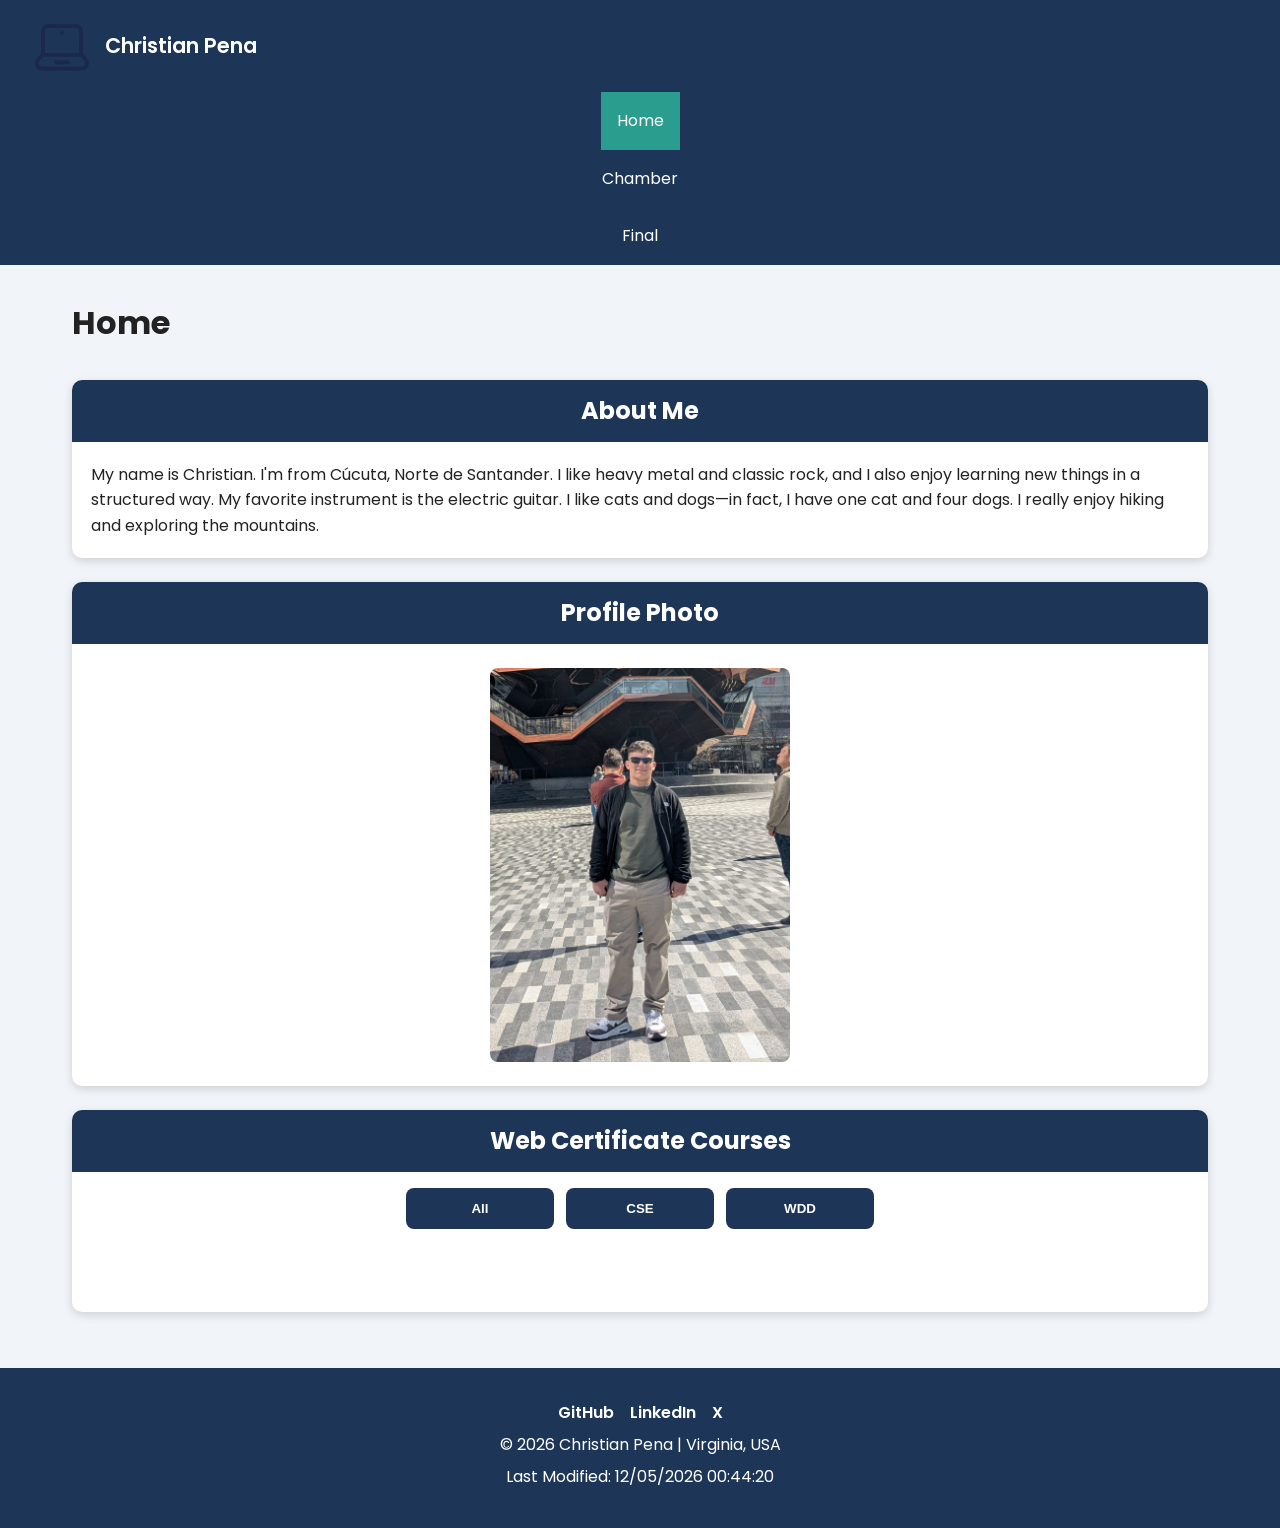
<file: index.html>
<!DOCTYPE html>
<html lang="en">

<head>
    <meta charset="UTF-8">
    <meta name="viewport" content="width=device-width, initial-scale=1.0">
    <meta name="description" content="Course Home Page Personal homepage for Christian Pena in WDD 231. Learn about my background, web development coursework, programming skills">
    <meta name="author" content="Christian Pena">
    <link rel="preconnect" href="https://fonts.googleapis.com">
    <link rel="preconnect" href="https://fonts.gstatic.com" crossorigin>

    <link href="https://fonts.googleapis.com/css2?family=Poppins:wght@300;400;500;600;700&display=swap"
        rel="stylesheet">
    <script src="scripts/navigation.js" defer></script>
    <script src="scripts/date.js" defer></script>
    <script src="scripts/course.js" defer></script>


   
    <link rel="stylesheet" href="Styles/small.css">
     <link rel="stylesheet" href="Styles/larger.css">
    <title>WDD 231 - Home</title>
</head>

<body>
    <header>
        <div class="logo-container">
            <img src="images/laptop-.svg" alt="Site Logo">
            <span>Christian Pena</span>
        </div>
        <button id="menu" aria-label="Toggle Navigation">
            ☰
        </button>



    </header>
    <nav id="navigation">
        <ul>
            <li> <a href="index.html" class="active">Home</a></li>
            <li><a href="chamber.html">Chamber</a></li>
            <li><a href="final/index.html">Final</a></li>
        </ul>

    </nav>

    <main>
        <h1>Home</h1>
        <section class="card">
            <h2>About Me</h2>

            <p>My name is Christian. I'm from Cúcuta, Norte de Santander. I like heavy metal and classic rock, and I
                also enjoy learning new things in a structured way. My favorite instrument is the electric guitar. I
                like cats and dogs—in fact,
                I have one cat and four dogs. I really enjoy hiking and exploring the mountains.</p>
        </section>

        <section class="card">
            <h2>Profile Photo</h2>

            <img src="images/profile.jpeg" alt="Photo Profile">

        </section>

        <section class="card courses">
            <h2>Web Certificate Courses</h2>

            <div class="filter-buttons">
                <button id="allbtn">All</button>
                <button id="csebtn">CSE</button>
                <button id="wddbtn">WDD</button>
            </div>

            <div class="course-container"></div>
            <p id="credits"></p>

        </section>


    </main>
    <footer>
        <div class="socials">
            <a href="https://github.com/" target="_blank">GitHub</a>

            <a href="https://linkedin.com/in" target="_blank">LinkedIn</a>

            <a href="https://x.com/" target="_blank">X</a>
        </div>

        <p>
            &copy;
            <span id="currentyear"></span>
            Christian Pena | Virginia, USA
        </p>

        <p id="lastModified"></p>


    </footer>
</body
>

</html>
</file>
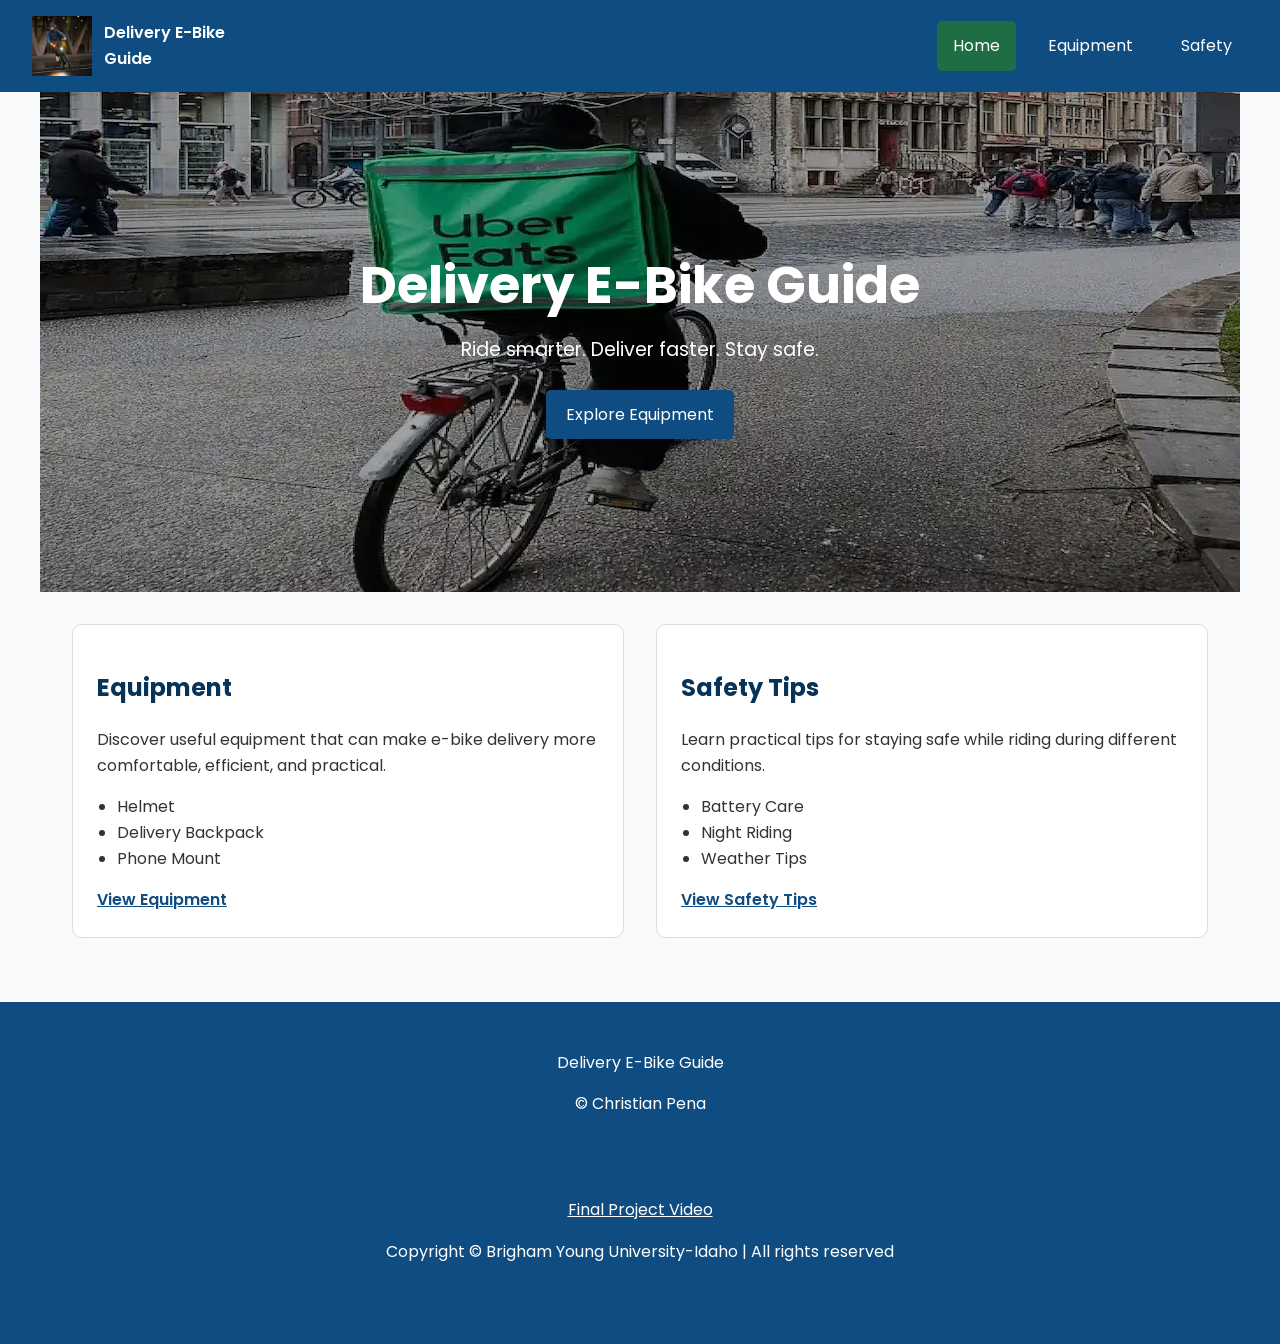
<file: final/index.html>
<!DOCTYPE html>
<html lang="en">

<head>
    <meta charset="UTF-8">

    <meta name="viewport" content="width=device-width, initial-scale=1.0">

    <title>Delivery E-Bike Guide | Ride Smarter</title>

    <meta name="description"
        content="A practical guide for e-bike delivery riders featuring equipment, safety tips, and useful recommendations.">

    <meta name="author" content="Christian Pena">
    <meta property="og:title" content="Delivery E-Bike Guide, A practical guide for e-bike delivery riders featuring equipment, safety tips, and useful recommendations.">
    <link rel="icon" href="images/favicon.png">

    <!-- Open Graph -->
    <meta property="og:title" content="Delivery E-Bike Guide">
    <meta property="og:description" content="Practical equipment and safety information for e-bike delivery riders.">
    <meta property="og:type" content="website">
    <meta property="og:image"
    content="https://christianpslayer.github.io/wdd231/final/images/uber-eats.webp">
    <meta property="og:url" content="https://christianpslayer.github.io/wdd231/final/">

    <!-- Google Font -->
    <link rel="preconnect" href="https://fonts.googleapis.com">
    <link rel="preconnect" href="https://fonts.gstatic.com" crossorigin>
    <link href="https://fonts.googleapis.com/css2?family=Poppins:wght@300;400;600;700&display=swap" rel="stylesheet">

    <!-- CSS -->
    <link rel="stylesheet" href="styles/small.css">
    <link rel="stylesheet" href="styles/larger.css">

    <!-- JavaScript -->
    <script src="scripts/navigation.js" defer></script>
</head>

<body>

    <header>

        <div class="logo">
            <img src="images/logo.webp" alt="Delivery E-Bike Guide logo" width="60" height="60">

            <div>
                <p>Delivery E-Bike</p>
                <p>Guide</p>
            </div>
        </div>

        <button id="menu" aria-label="Open navigation menu">
            ☰
        </button>

        <nav id="navigation">
            <ul>
                <li>
                    <a href="index.html" class="active">Home</a>
                </li>

                <li>
                    <a href="equipment.html">Equipment</a>
                </li>

                <li>
                    <a href="safety.html">Safety</a>
                </li>
            </ul>
        </nav>

    </header>


    <main>

        <!-- Hero -->
        <section class="hero">

            <img src="images/uber-eats.webp" alt="Electric bicycle used for delivery" width="1200" height="600">

            <div class="hero-content">

                <h1>Delivery E-Bike Guide</h1>

                <p>
                    Ride smarter. Deliver faster. Stay safe.
                </p>

                <a href="equipment.html" class="cta-button">
                    Explore Equipment
                </a>

            </div>

        </section>


        <!-- Main Information -->
        <section class="home-sections">

            <article>

                <h2>Equipment</h2>

                <p>
                    Discover useful equipment that can make
                    e-bike delivery more comfortable, efficient,
                    and practical.
                </p>

                <ul>
                    <li>Helmet</li>
                    <li>Delivery Backpack</li>
                    <li>Phone Mount</li>
                </ul>

                <a href="equipment.html">
                    View Equipment
                </a>

            </article>


            <article>

                <h2>Safety Tips</h2>

                <p>
                    Learn practical tips for staying safe while
                    riding during different conditions.
                </p>

                <ul>
                    <li>Battery Care</li>
                    <li>Night Riding</li>
                    <li>Weather Tips</li>
                </ul>

                <a href="safety.html">
                    View Safety Tips
                </a>

            </article>

        </section>

    </main>


    <footer>

        <p>
            Delivery E-Bike Guide
        </p>

        <p>
            &copy; <span id="currentyear"></span>
            Christian Pena
        </p>

        <footer>
    <p>
        <a href="https://youtu.be/l6uJMG1_z94" target="_blank" rel="noopener">
            Final Project Video
        </a>
    </p>

    <p>
        Copyright © Brigham Young University-Idaho | All rights reserved
    </p>
</footer>
    </footer>

</body>

</html>
</file>
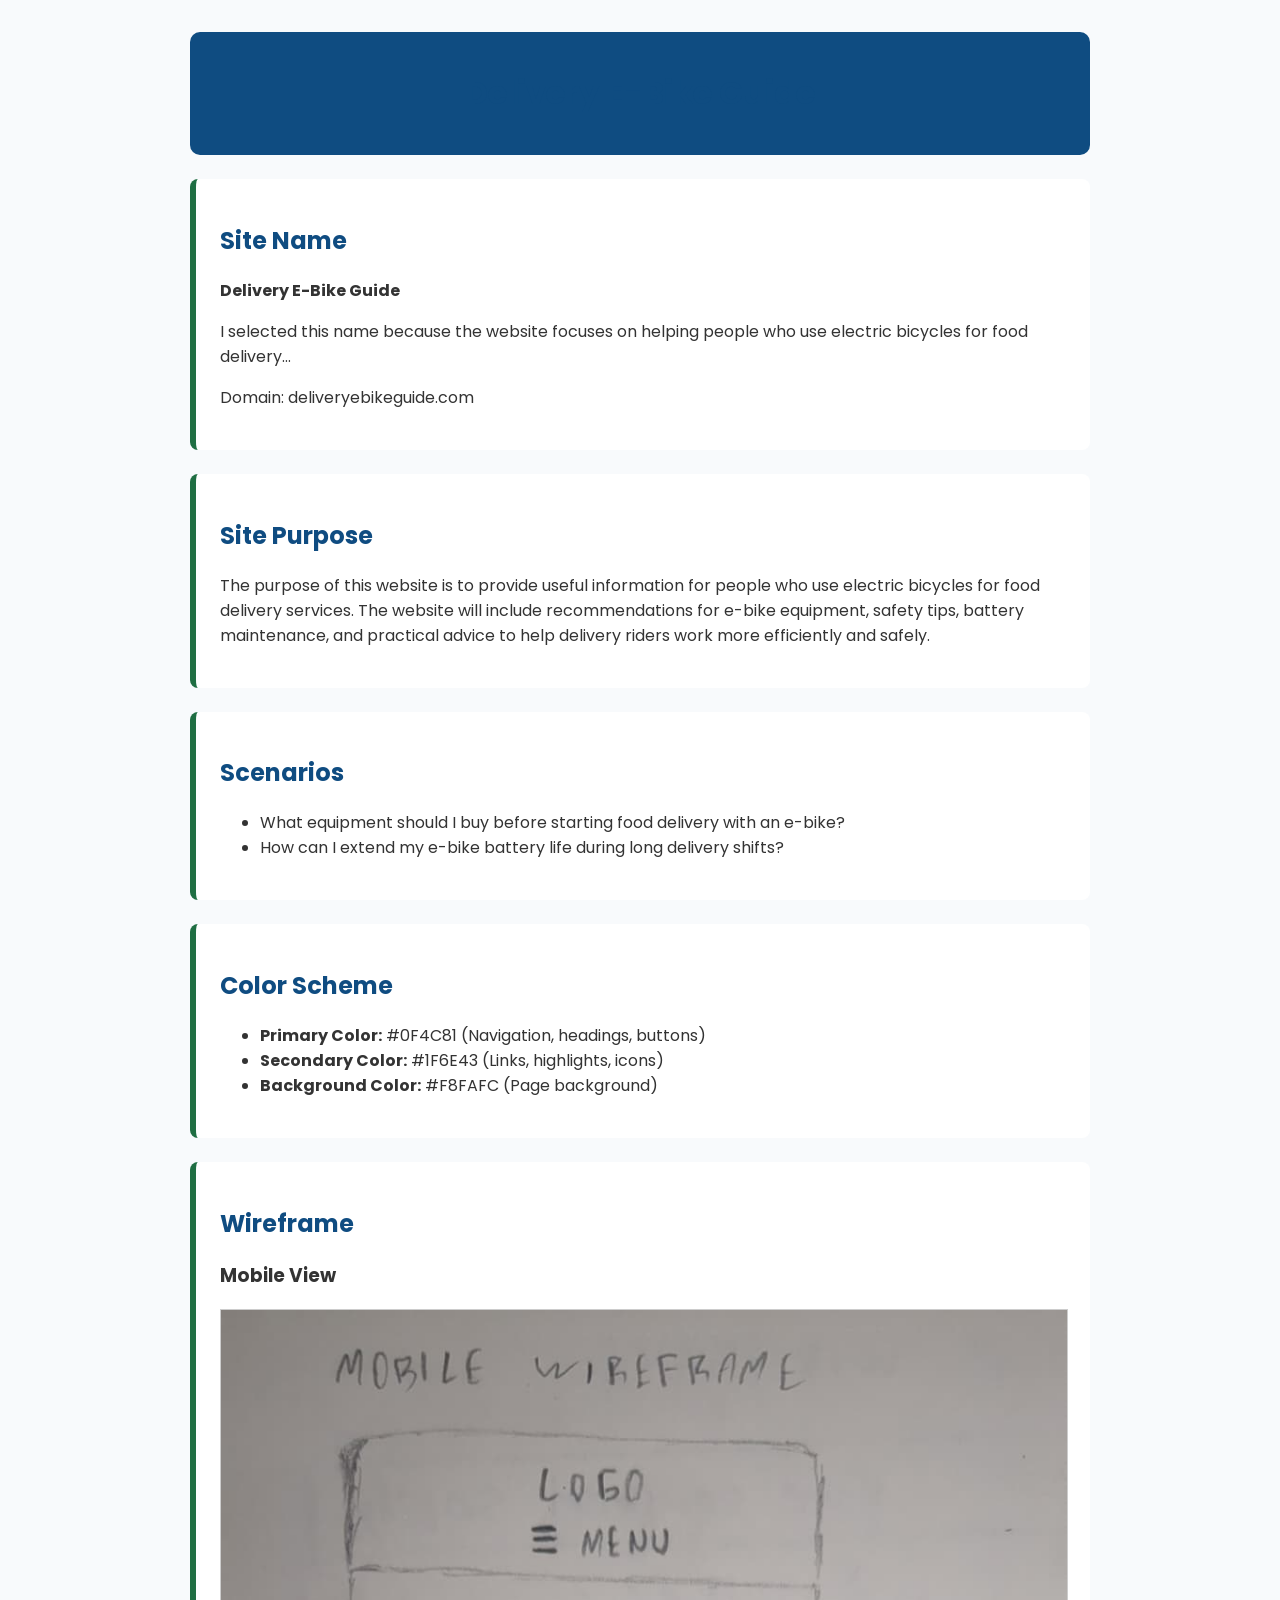
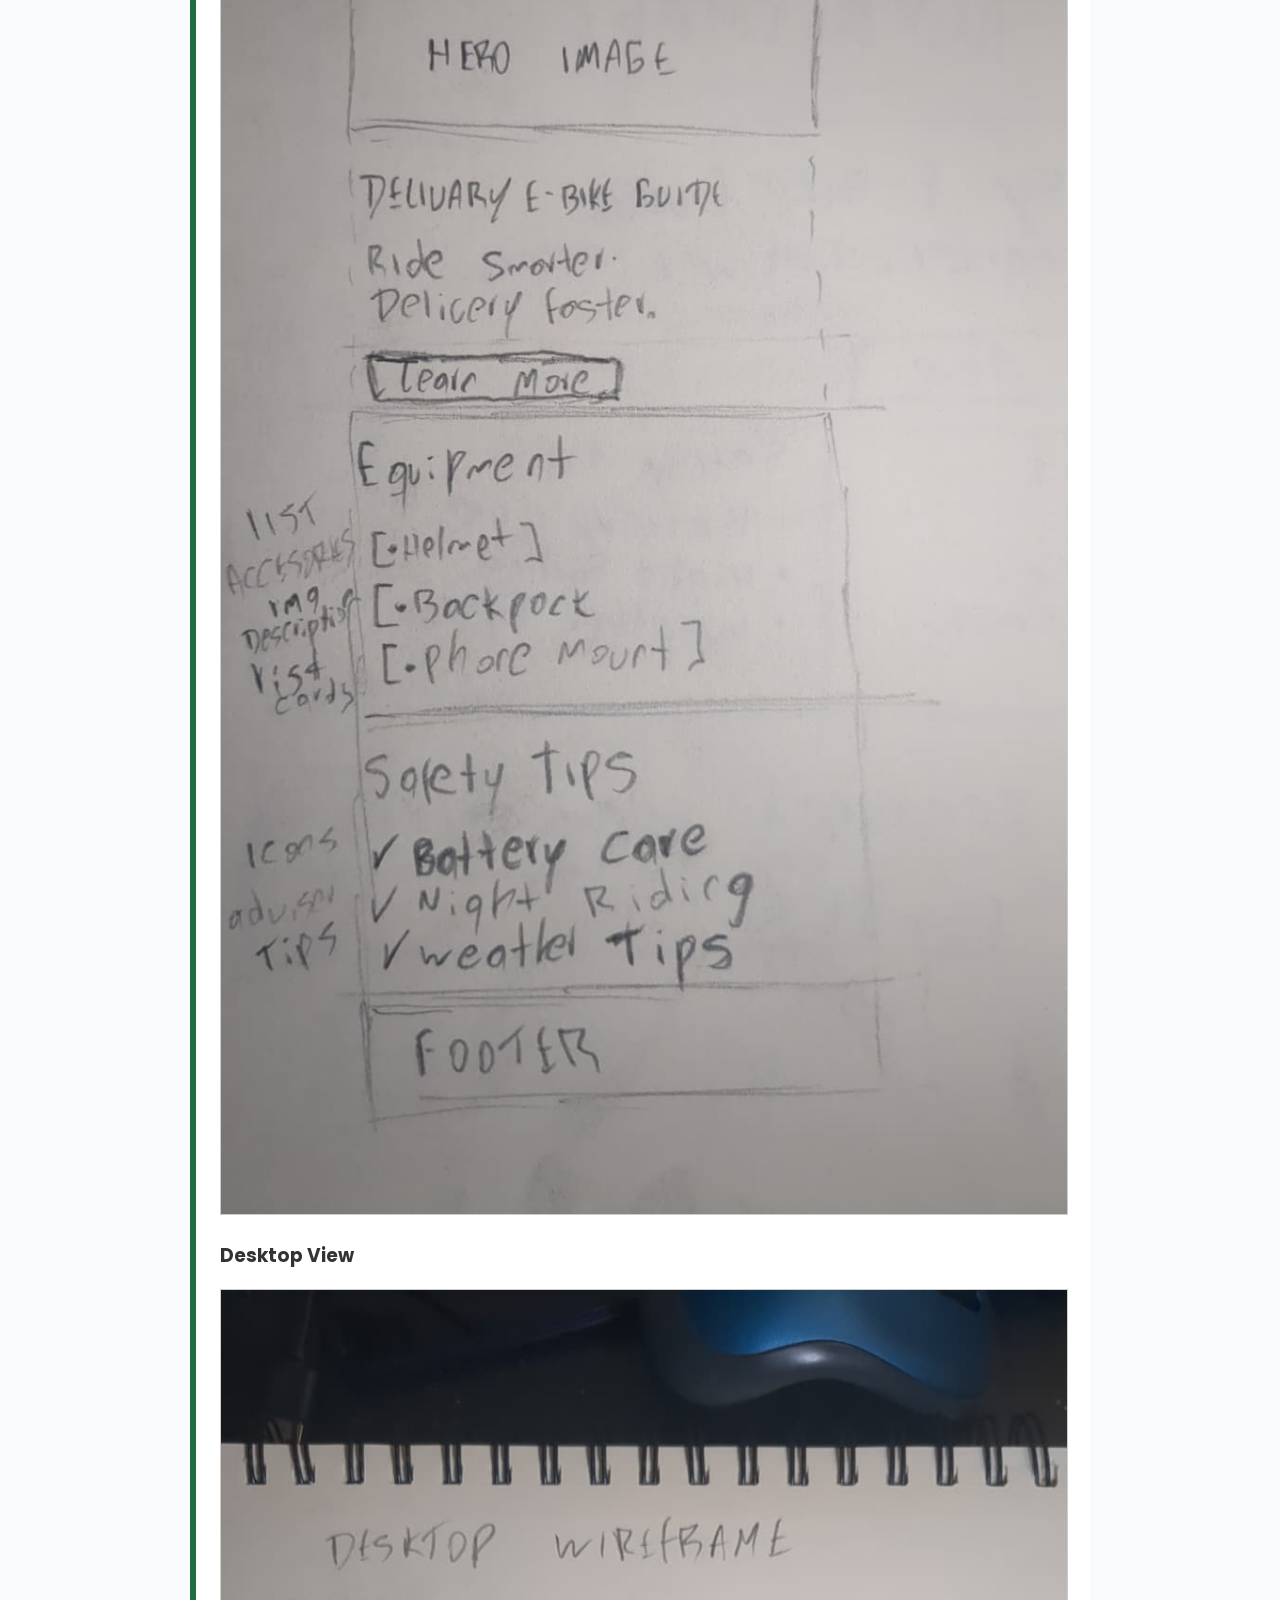
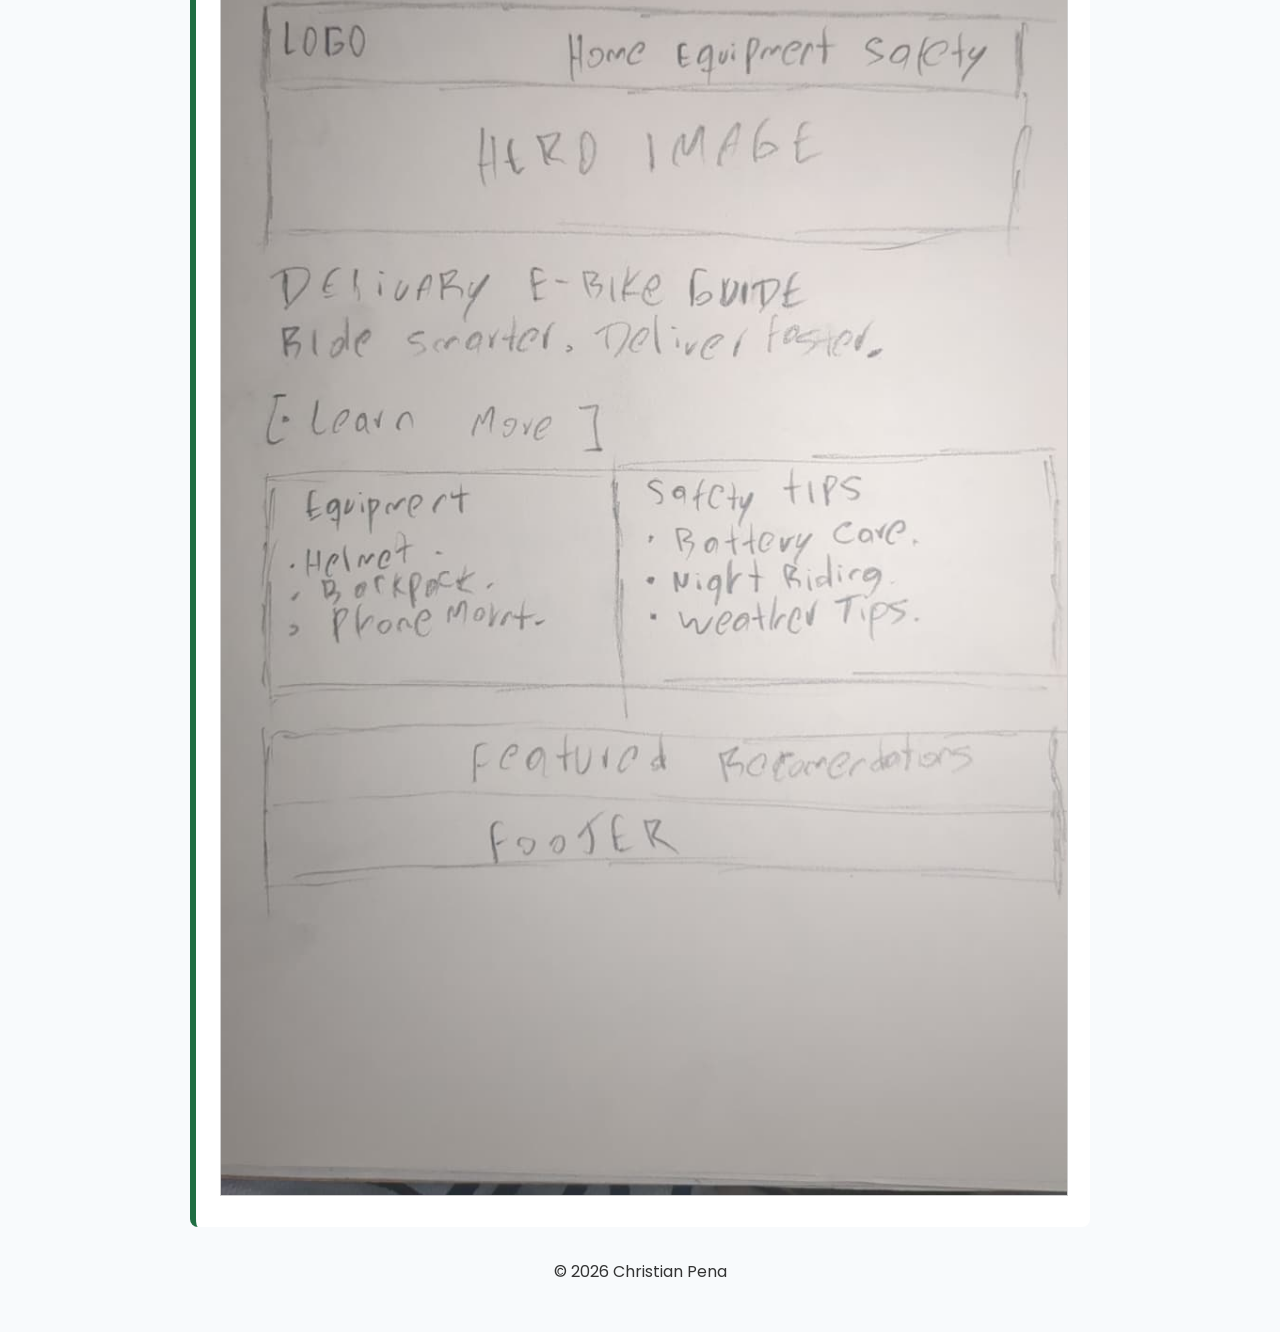
<file: chamber/siteplan.html>
<!DOCTYPE html>
<html lang="en">
<head>
    <meta charset="UTF-8">
    <meta name="viewport" content="width=device-width, initial-scale=1.0">

    <title>Delivery E-Bike Guide Site Plan</title>

    <meta name="description" content="Site plan for the Delivery E-Bike Guide website project.">

    <meta name="author" content="Christian Pena">

    <link rel="stylesheet" href="styles/siteplan.css">

    <link rel="preconnect" href="https://fonts.googleapis.com">
    <link rel="preconnect" href="https://fonts.gstatic.com" crossorigin>

    <link href="https://fonts.googleapis.com/css2?family=Poppins:wght@300;400;600;700&display=swap" rel="stylesheet">

</head>

<body>

<header>

    <h1>Delivery E-Bike Guide</h1>

</header>

<main>
    <section>

    <h2>Site Name</h2>

    <p><strong>Delivery E-Bike Guide</strong></p>

    <p>
        I selected this name because the website focuses on helping people who use electric bicycles for food delivery...
    </p>

    <p>
         Domain: deliveryebikeguide.com
    </p>

</section>

<section>

    <h2>Site Purpose</h2>

    <p>
        The purpose of this website is to provide useful information for people who use electric bicycles for food delivery services. The website will include recommendations for e-bike equipment, safety tips, battery maintenance, and practical advice to help delivery riders work more efficiently and safely.
    </p>

</section>

<section>

    <h2>Scenarios</h2>

    <ul>
        <li>What equipment should I buy before starting food delivery with an e-bike?</li>

        <li>How can I extend my e-bike battery life during long delivery shifts?</li>

    </ul>

</section>

<section>

    <h2>Color Scheme</h2>

    <ul>
        <li><strong>Primary Color:</strong> #0F4C81 (Navigation, headings, buttons)</li>

        <li><strong>Secondary Color:</strong> #1F6E43 (Links, highlights, icons)</li>

        <li><strong>Background Color:</strong> #F8FAFC (Page background)</li>

    </ul>

</section>

<section>

    <h2>Wireframe</h2>

    <h3>Mobile View</h3>

    <img src="../images/mobile.jpeg"
        alt="Mobile wireframe sketch">

    <h3>Desktop View</h3>

    <img src="../images/Desktop.jpeg"
        alt="Desktop wireframe sketch">

</section>





</main>

<footer>

    <p>&copy; 2026 Christian Pena</p>

</footer>

</body>
</html>
</file>
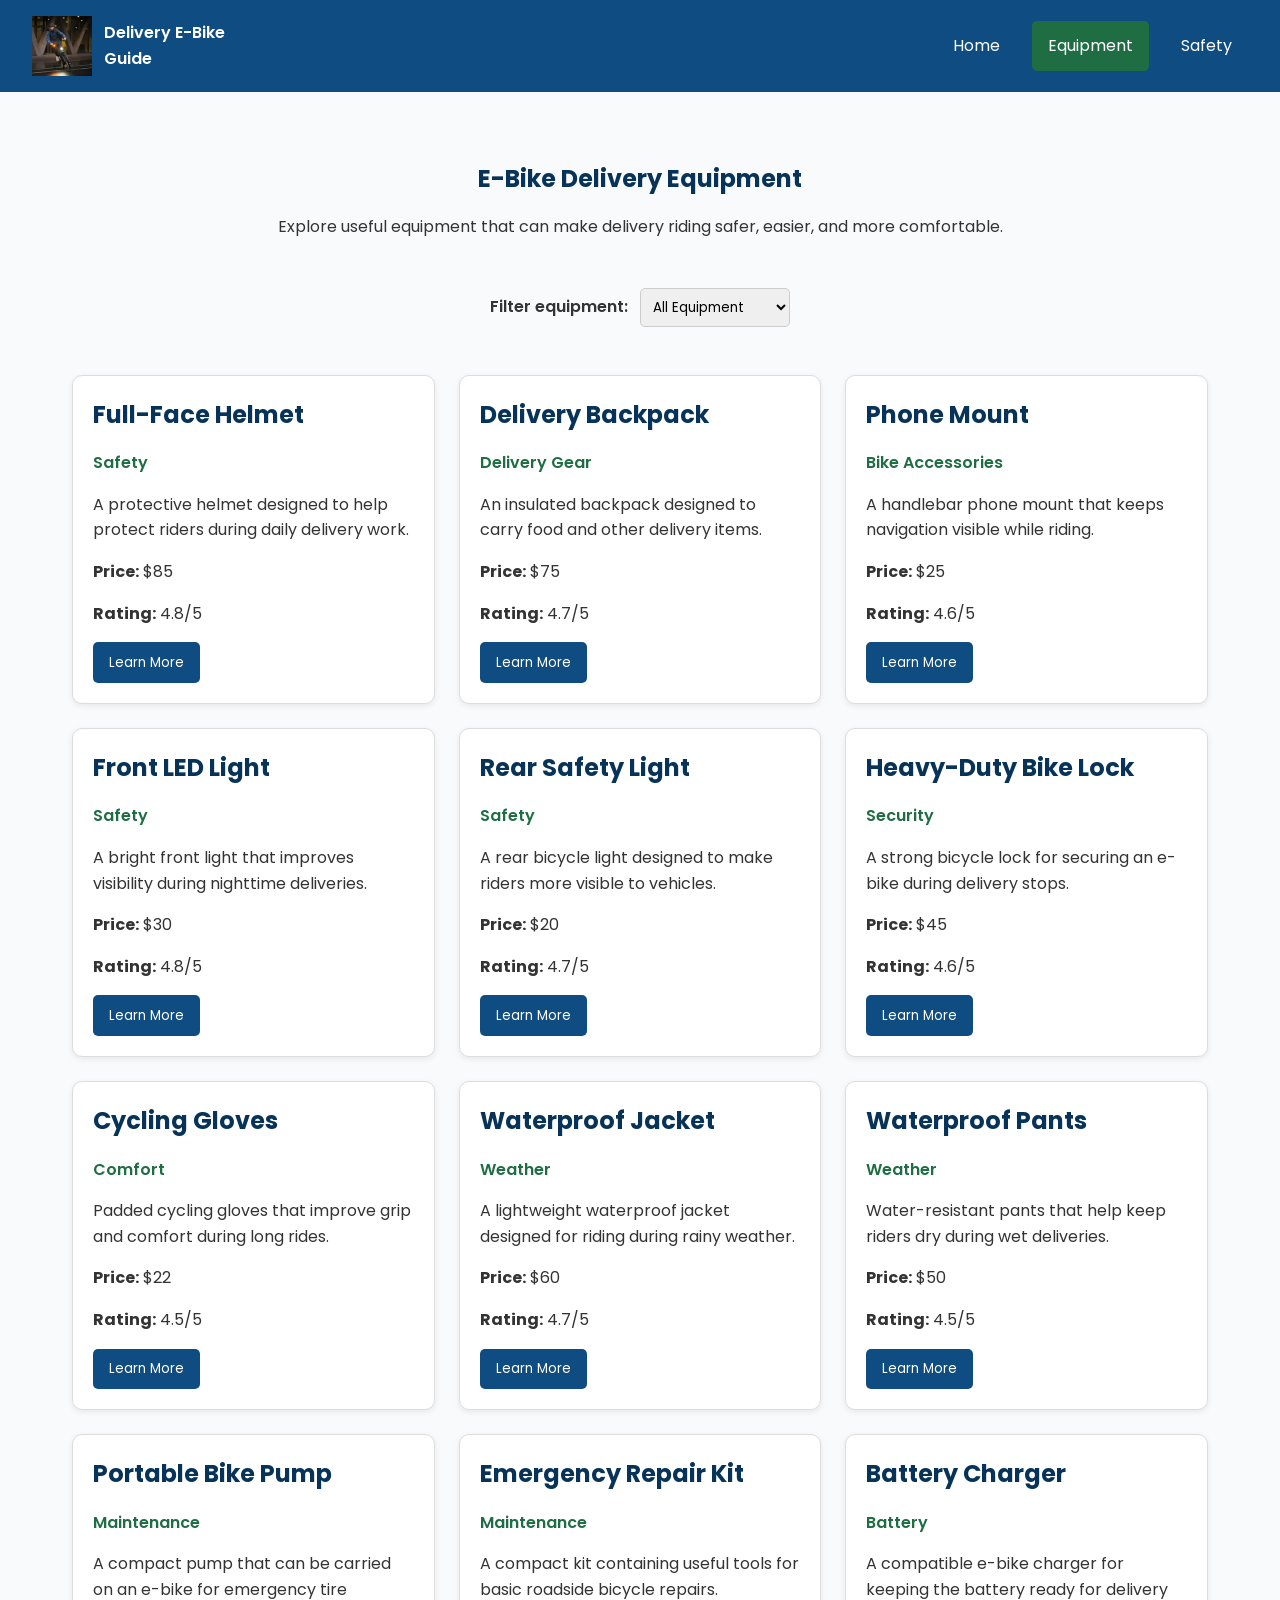
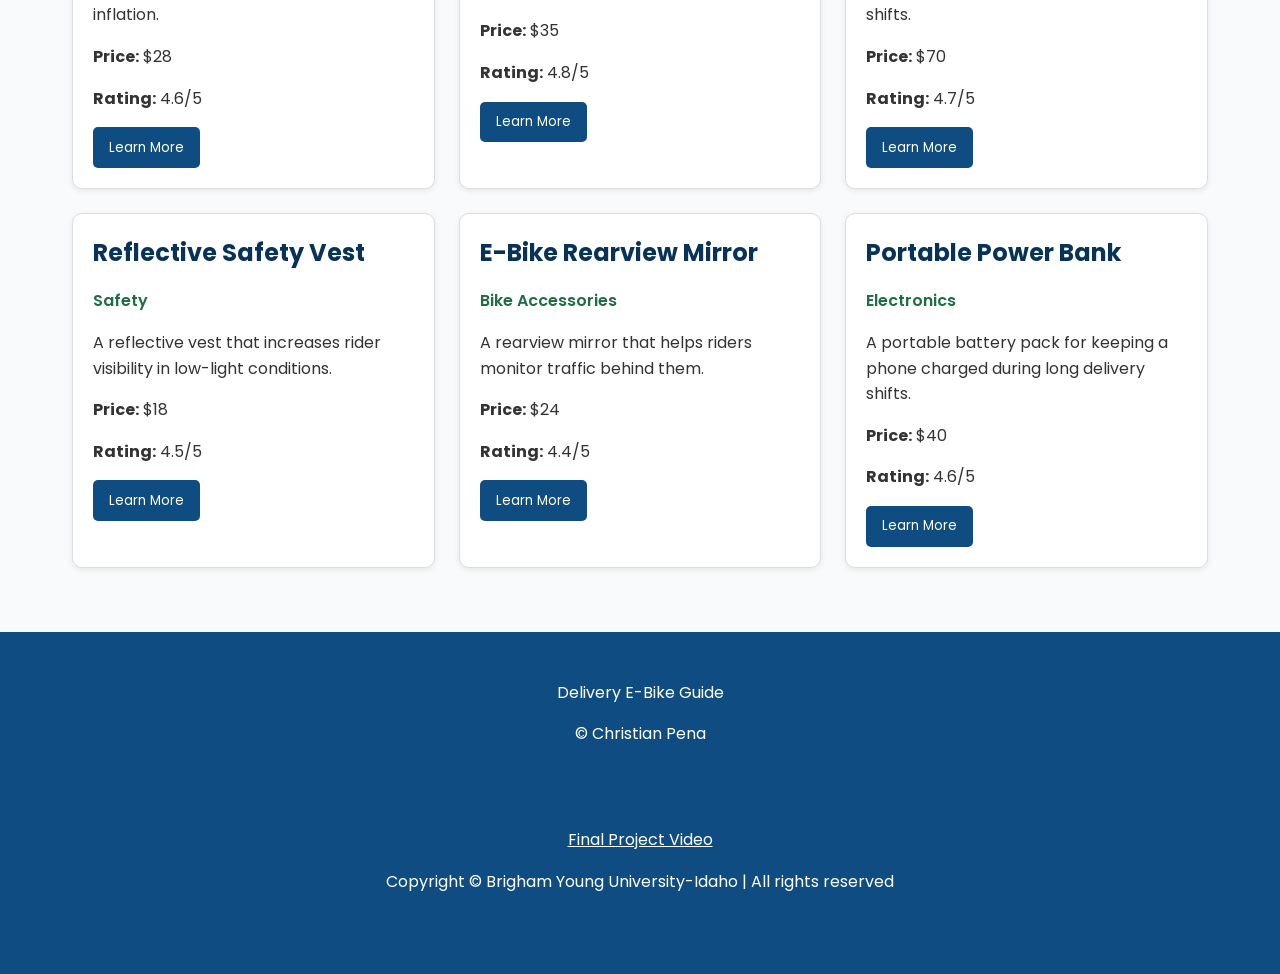
<file: final/equipment.html>
<!DOCTYPE html>
<html lang="en">

<head>
    <meta charset="UTF-8">

    <meta name="viewport" content="width=device-width, initial-scale=1.0">

    <title>Equipment | Delivery E-Bike Guide</title>

    <meta name="description"
        content="Explore useful equipment and accessories for e-bike delivery riders.">

    <meta name="author" content="Christian Pena">

    <link rel="icon" href="images/favicon.png">

    <!-- Open Graph -->
    <meta property="og:title" content="E-Bike Delivery Equipment">
    <meta property="og:description"
        content="Explore useful equipment for e-bike delivery riders, gear to make delivery riding safer, more comfortable, and efficient.">
    <meta property="og:type" content="website">
    <meta property="og:image"
    content="https://christianpslayer.github.io/wdd231/final/images/uber-eats.webp">
    <meta property="og:url"
        content="https://christianpslayer.github.io/wdd231/final/equipment.html">

    <!-- Google Fonts -->
    <link rel="preconnect" href="https://fonts.googleapis.com">
    <link rel="preconnect" href="https://fonts.gstatic.com" crossorigin>

    <link href="https://fonts.googleapis.com/css2?family=Poppins:wght@300;400;600;700&display=swap"
        rel="stylesheet">

    <!-- CSS -->
    <link rel="stylesheet" href="styles/small.css">
    <link rel="stylesheet" href="styles/larger.css">

    <!-- JavaScript -->
    <script src="scripts/navigation.js" defer></script>
    <script type="module" src="scripts/equipment.js"></script>
</head>

<body>

    <header>

        <div class="logo">

            <img src="images/logo.webp"
                alt="Delivery E-Bike Guide logo"
                width="60"
                height="60">

            <div>
                <p>Delivery E-Bike</p>
                <p>Guide</p>
            </div>

        </div>

        <button id="menu" aria-label="Open navigation menu">
            ☰
        </button>

        <nav id="navigation">

            <ul>

                <li>
                    <a href="index.html">Home</a>
                </li>

                <li>
                    <a href="equipment.html" class="active">
                        Equipment
                    </a>
                </li>

                <li>
                    <a href="safety.html">
                        Safety
                    </a>
                </li>

            </ul>

        </nav>

    </header>


    <main>

        <section class="page-intro">

            <h1>E-Bike Delivery Equipment</h1>

            <p>
                Explore useful equipment that can make delivery
                riding safer, easier, and more comfortable.
            </p>

        </section>


        <section class="equipment-controls">

            <label for="equipment-filter">
                Filter equipment:
            </label>

            <select id="equipment-filter">
                <option value="all">All Equipment</option>
            </select>

        </section>


        <section id="equipment-grid" class="equipment-grid">

            <!-- Equipment cards generated with JavaScript -->

        </section>


        <!-- Modal -->

        <dialog id="equipment-modal">

            <button id="modal-close" aria-label="Close equipment details">
                ×
            </button>

            <div id="modal-content">
                <!-- Dynamic modal content -->
            </div>

        </dialog>

    </main>


    <footer>

        <p>
            Delivery E-Bike Guide
        </p>

        <p>
            &copy; <span id="currentyear"></span>
            Christian Pena
        </p>

       <footer>
    <p>
        <a href="https://youtu.be/l6uJMG1_z94" target="_blank" rel="noopener">
            Final Project Video
        </a>
    </p>

    <p>
        Copyright © Brigham Young University-Idaho | All rights reserved
    </p>
</footer>
    </footer>

</body>

</html>
</file>
<file: Styles/small.css>
/* Google Fonts */

:root{
    --primary-color: #1d3557;
    --secondary-color: #457b9d;
    --accent-color: #2a9d8f;
    --light-color: #f1f5f9;
   --dark-color: #222;
    --white: #FFFFFF;
    --border-radius: 10px;
    --shadow: 0 3px 10px rgba(0,0,0, .15)

}

*{
    margin: 0;
    padding: 0;
    box-sizing: border-box;
}

body{
    font-family: "Poppins", sans-serif;
    background: var(--light-color);
    color: var(--dark-color);
    line-height: 1.6;

    ;
}
img{
    max-width:100% ;
    display: block;
}
a{
    text-decoration: none;
    
}
ul{
    list-style: none;
}

/* Header **/

header{
background: var(--primary-color);
color: white;
display: flex;
justify-content: space-between;
align-items: center;
padding: 1rem;
}
.logo-container{
    display: flex;
    align-items: center;
    gap: .8rem;
}
.logo-container img{
    width: 50px;
}

.logo-container span{
    font-size: 1.3rem;
    font-weight: 600;

}
.card img{
    width: 85%;
    max-width: 250px;
    height: auto;
    display: block;
    margin: 1rem auto;
    border-radius:8px ;
}

#menu{
    font-size: 2rem;
    border: none;
    background: none;
    color: white;
    cursor: pointer;
}

/***** NAvigation ******/
nav{
    display: none;
    background: var(--primary-color);

}
nav.open{
    display: block;
}

nav {
    display: none;
}

nav.open {
    display: block;
}





nav ul{
    display: flex;
    flex-direction: column;
}
nav a{
    display: block;
    color: white;
    padding: 1rem;
    text-align: center;
}

nav a:hover{
    background: var(--secondary-color);
}

.active{
    background: var(--accent-color);
}

/******  Main *****/
main{
    padding: 1rem;
}

h1{
    margin-bottom: 1rem 1.5rem;
}
.card{
    background: white;
    border-radius: var(--border-radius);
    box-shadow: var(--shadow);
    margin-bottom: 1.5rem;
    overflow: hidden;
}

.card h2{
    background: var(--primary-color);
    color: white;
    padding: .75rem;
    text-align: center;
    
}
.card p{
    padding: 1.2rem;
}


/** Coursi Buttons ***/

.filter-buttons{
    display: flex;
    justify-content: center;
    gap: .75rem;
    padding: 1rem;
}

.filter-buttons button{
   
    flex: 1;
    padding: .8rem;
    border: none;
    border-radius: 8px;
    background: var(--primary-color);
    color: white;
    cursor: pointer;
    transition: .3s;
    font-weight: 600;
}

.filter-buttons button:hover {
    background: var(--secondary-color);

}

/*****  Course Cards ******/
.course-container{
    display: grid;
    gap: .75rem;
    padding: 1rem;
}

.course-card {
    padding: .9rem;
    text-align: center;
    border-radius: 8px;
    font-weight: 600;

}

.completed{
    background: #2a9d8f;
    color: white;

}
.not-completed {
    background: #d9d9d9;
}

#credits {
    text-align: center;
    padding-bottom: 1rem;
    font-weight: bold;
}

/***** Footer ********/
footer{
    background: var(--primary-color);
    color: white;
    text-align: center;
    padding: 1.5rem;

}
.socials{
    display: flex;
    gap: 1rem;
    justify-content: center;

}
.socials a {
    color: white;
    font-weight: 600;
}

footer p {
    margin: .4rem 0;
}


/***** Navigation */////
#menu::before {
    content: "☰";
}

#menu.open::before {
    content: "✖";
}
</file>
<file: Styles/larger.css>
@media screen and (min-width: 768px) {

    /* Header */

    header {
        padding: 1rem 2rem;
    }

    .logo-container img {
        width: 60px;
    }

/***** Hide the hamburger ****/
     #menu {
        display: none;
    }

    /***** Horizontal Navigation ****/

     nav {
        display: block;
        background: var(--primary-color);
    }
      nav ul {
        display: flex;
        justify-content: space-around;
        align-items: center;
    }

    nav li {
        flex: 1;
    }

    nav a {
        padding: 1rem;
    }


 /* Main */

    main {
        max-width: 1200px;
        margin: 0 auto;
        padding: 2rem;
    }

    h1 {
        margin-bottom: 2rem;
    }

      .courses {
        grid-column: 1 / 3;
    }

    /* Foto */

    .card img {
        width: 80%;
        max-width: 300px;
        margin: 1.5rem auto;
    }

    /* Botones */

    .filter-buttons {
        max-width: 500px;
        margin: auto;
    }

    /* Footer */

    footer {
        padding: 2rem;
    }

}
</file>
<file: final/styles/small.css>
:root {
    --primary-color: #0f4c81;
    --secondary-color: #1f6e43;
    --accent-color: #eaf4ff;
    --background-color: #f8fafc;
    --text-color: #333333;
    --heading-color: #083358;
    --card-background: #ffffff;
}

* {
    box-sizing: border-box;
}

body {
    margin: 0;
    font-family: "Poppins", sans-serif;
    background: var(--background-color);
    color: var(--text-color);
    line-height: 1.6;
}

img {
    display: block;
    max-width: 100%;
    height: auto;
}

header {
    background: var(--primary-color);
    color: white;
    padding: 1rem;
}

.logo {
    display: flex;
    align-items: center;
    gap: 0.75rem;
}

.logo img {
    width: 60px;
    height: auto;
}

.logo p {
    margin: 0;
    font-weight: 600;
}

#menu {
    display: block;
    margin-left: auto;
    margin-top: -45px;
    background: transparent;
    border: none;
    color: white;
    font-size: 2rem;
    cursor: pointer;
}

nav {
    display: none;
}

nav.open {
    display: block;
}

nav ul {
    list-style: none;
    padding: 0;
    margin: 1rem 0 0;
}

nav li {
    margin: 0.5rem 0;
}

nav a {
    display: block;
    padding: 0.6rem;
    color: white;
    text-decoration: none;
    border-radius: 5px;
}

nav a:hover,
nav a.active {
    background: var(--secondary-color);
}

main {
    max-width: 1200px;
    margin: 0 auto;
}



.intro {
    padding: 2rem 1rem;
    text-align: center;
}

h1,
h2 {
    color: var(--heading-color);
}

.intro h1 {
    margin-bottom: 0.5rem;
}

.cta-button {
    display: inline-block;
    margin-top: 1rem;
    padding: 0.75rem 1.25rem;
    background: var(--primary-color);
    color: white;
    text-decoration: none;
    border-radius: 5px;
}

.cta-button:hover {
    background: var(--secondary-color);
}

.home-sections {
    display: grid;
    gap: 1rem;
    padding: 1rem;
}

.home-sections article {
    background: var(--card-background);
    padding: 1.5rem;
    border-radius: 10px;
    border: 1px solid #ddd;
}

.home-sections ul {
    padding-left: 1.25rem;
}

.home-sections a {
    color: var(--primary-color);
    font-weight: 600;
}

footer {
    margin-top: 2rem;
    padding: 2rem 1rem;
    text-align: center;
    background: var(--primary-color);
    color: white;
}

footer a {
    color: white;
}

.hero {
    position: relative;
}

.hero img {
    width: 100%;
    height: auto;
}

.hero-content {
    position: absolute;
    inset: 0;
    display: flex;
    flex-direction: column;
    justify-content: center;
    align-items: center;
    text-align: center;
    padding: 1rem;
    background: rgb(0 0 0 / 35%);
}

.hero-content h1 {
    margin: 0;
    color: white;
    font-size: 2rem;
}

.hero-content p {
    color: white;
    margin: 0.5rem 0;
}


/***** Equipment Page ******/

.page-intro {
    padding: 2rem 1rem;
    text-align: center;
}

.page-intro h1 {
    margin-bottom: 0.5rem;
}

.equipment-controls {
    padding: 0 1rem 1.5rem;
    text-align: center;
}

.equipment-controls label {
    font-weight: 600;
    margin-right: 0.5rem;
}

#equipment-filter {
    padding: 0.5rem;
    border: 1px solid #ccc;
    border-radius: 5px;
    font-family: inherit;
}

.equipment-grid {
    display: grid;
    grid-template-columns: 1fr;
    gap: 1rem;
    padding: 1rem;
}

.equipment-card {
    background: white;
    border: 1px solid #ddd;
    border-radius: 10px;
    padding: 1.25rem;
    box-shadow: 0 2px 6px rgb(0 0 0 / 8%);
}

.equipment-card h2 {
    margin-top: 0;
    margin-bottom: 0.5rem;
}

.equipment-category {
    color: var(--secondary-color);
    font-weight: 600;
}

.equipment-card button {
    padding: 0.65rem 1rem;
    background: var(--primary-color);
    color: white;
    border: none;
    border-radius: 5px;
    font-family: inherit;
    cursor: pointer;
}

.equipment-card button:hover {
    background: var(--secondary-color);
}

#equipment-modal {
    max-width: 500px;
    width: 90%;
    border: none;
    border-radius: 10px;
    padding: 2rem;
    box-shadow: 0 5px 20px rgb(0 0 0 / 30%);
}

#equipment-modal::backdrop {
    background: rgb(0 0 0 / 55%);
}

#modal-close {
    display: block;
    margin-left: auto;
    border: none;
    background: transparent;
    font-size: 1.5rem;
    cursor: pointer;
}

#modal-content h2 {
    margin-top: 0;
}
</file>
<file: final/styles/larger.css>
@media (min-width: 641px) {

    header {
        display: flex;
        align-items: center;
        justify-content: space-between;
        padding: 1rem 2rem;
    }

    #menu {
        display: none;
    }

    nav {
        display: block;
    }

    nav ul {
        display: flex;
        gap: 1rem;
        margin: 0;
    }

    nav li {
        margin: 0;
    }

    nav a {
        padding: 0.75rem 1rem;
    }

    .hero img {
        max-height: 500px;
        object-fit: cover;
    }

    .intro {
        padding: 3rem 2rem;
    }

    .intro h1 {
        font-size: 2.5rem;
    }

    .home-sections {
        grid-template-columns: repeat(2, 1fr);
        padding: 2rem;
        gap: 2rem;
    }

    .hero-content h1 {
        font-size: 3.2rem;
    }

    .hero-content p {
        font-size: 1.2rem;
    }

    .equipment-grid {
        grid-template-columns: repeat(3, 1fr);
        padding: 2rem;
        gap: 1.5rem;
    }

    .page-intro {
        padding: 3rem 2rem 2rem;
    }

    .equipment-controls {
        padding-bottom: 1rem;
    }

}
</file>
<file: chamber/styles/siteplan.css>
body{
    font-family: "Poppins", sans-serif;
    max-width: 900px;
    margin: 0 auto;
    padding: 2rem;
    background: #F8FAFC;
    color: #333;
}

header{
    background:#0F4C81;
    color:white;
    padding:1rem;
    text-align:center;
    border-radius:10px;
}

section{
    background:white;
    padding:1.5rem;
    margin:1.5rem 0;
    border-left:6px solid #1F6E43;
    border-radius:8px;
}

h1,h2{
    color:#0F4C81;
}

img{
    max-width:100%;
    border:1px solid #ccc;
}

footer{
    text-align:center;
    margin-top:2rem;
}
</file>
